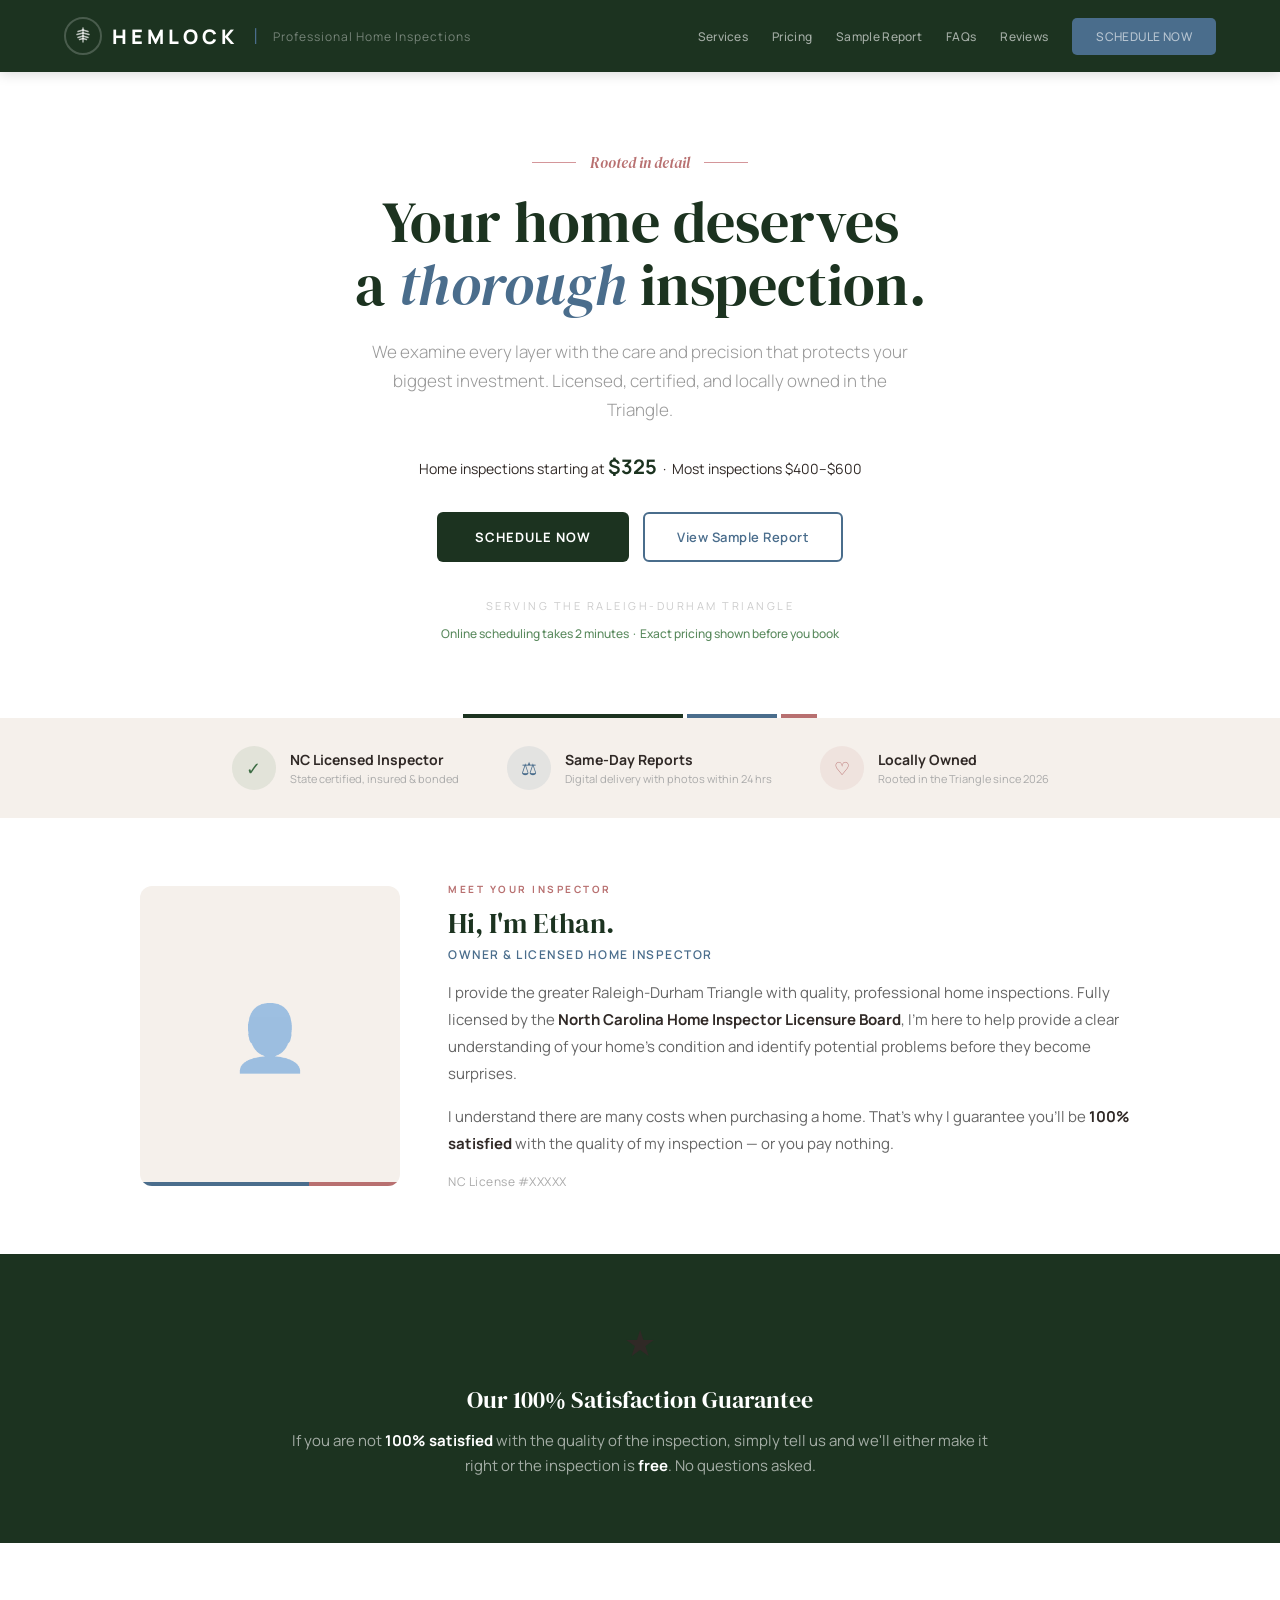
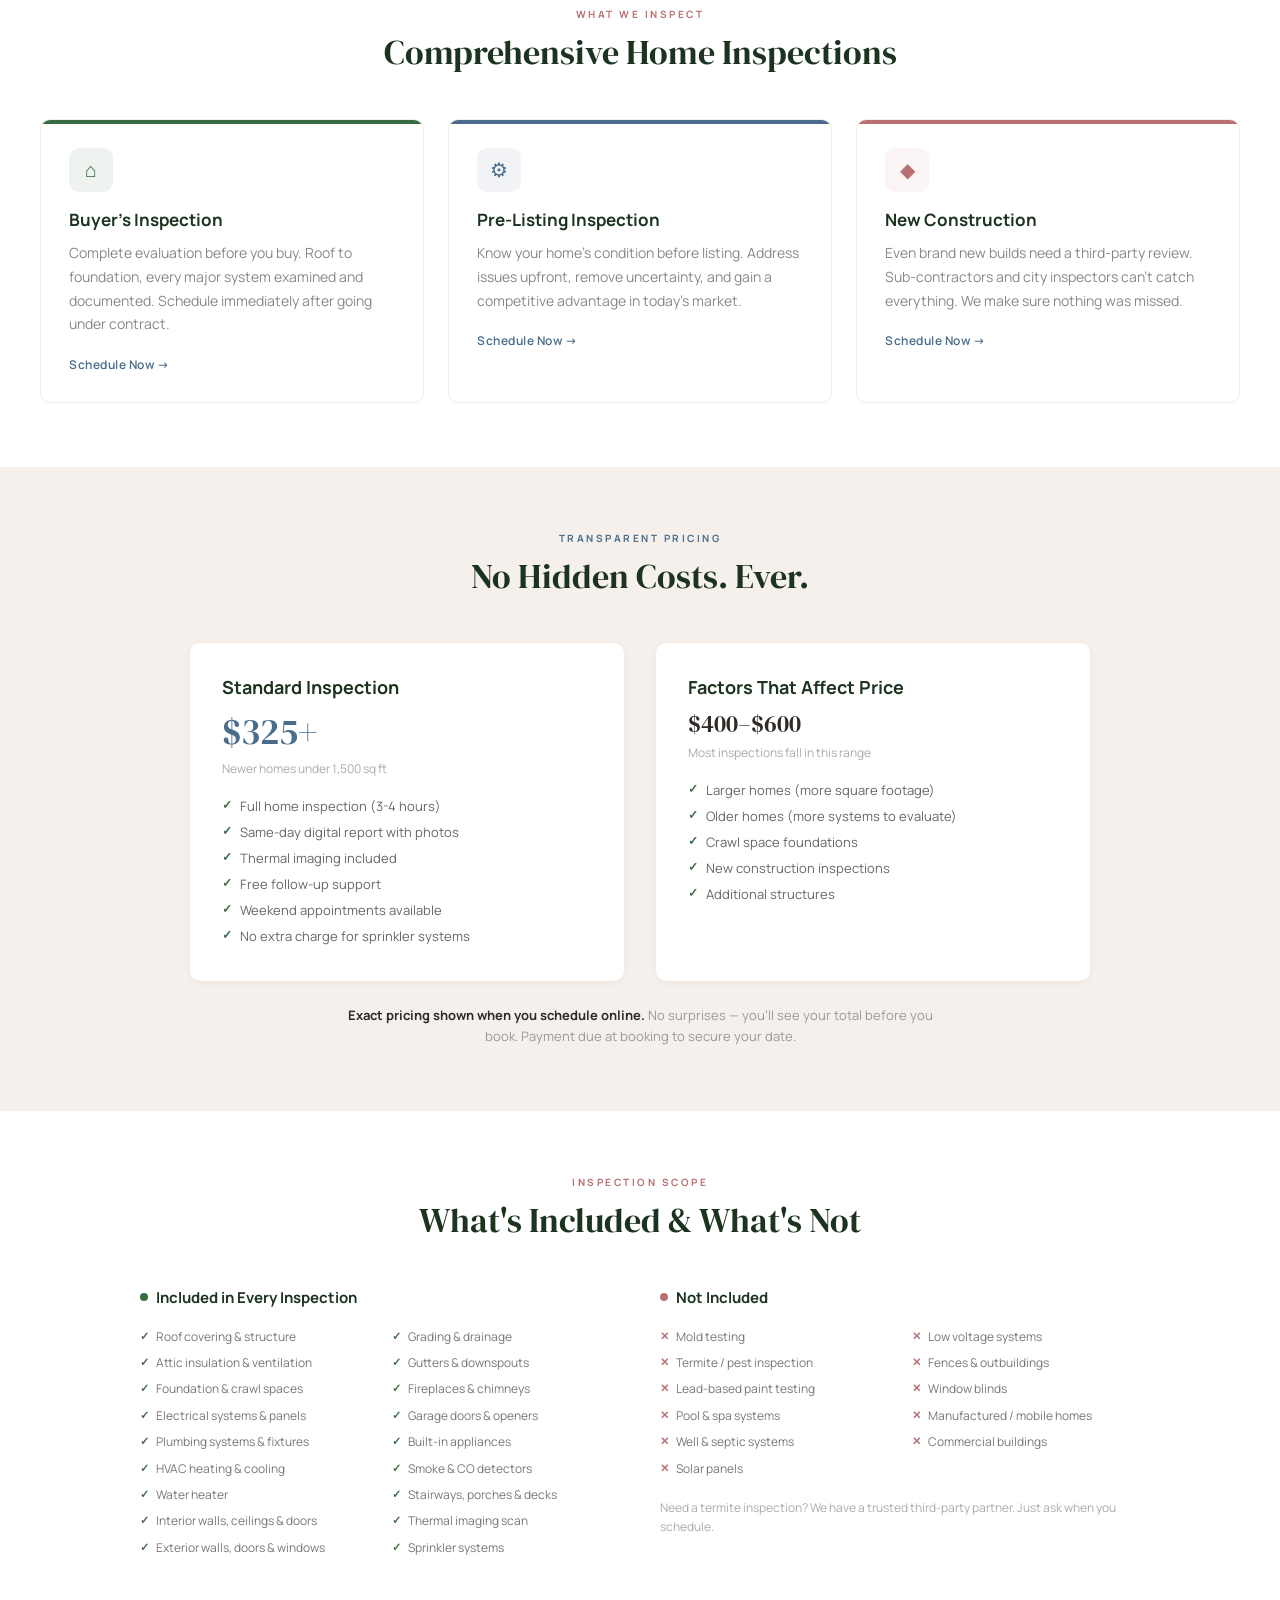
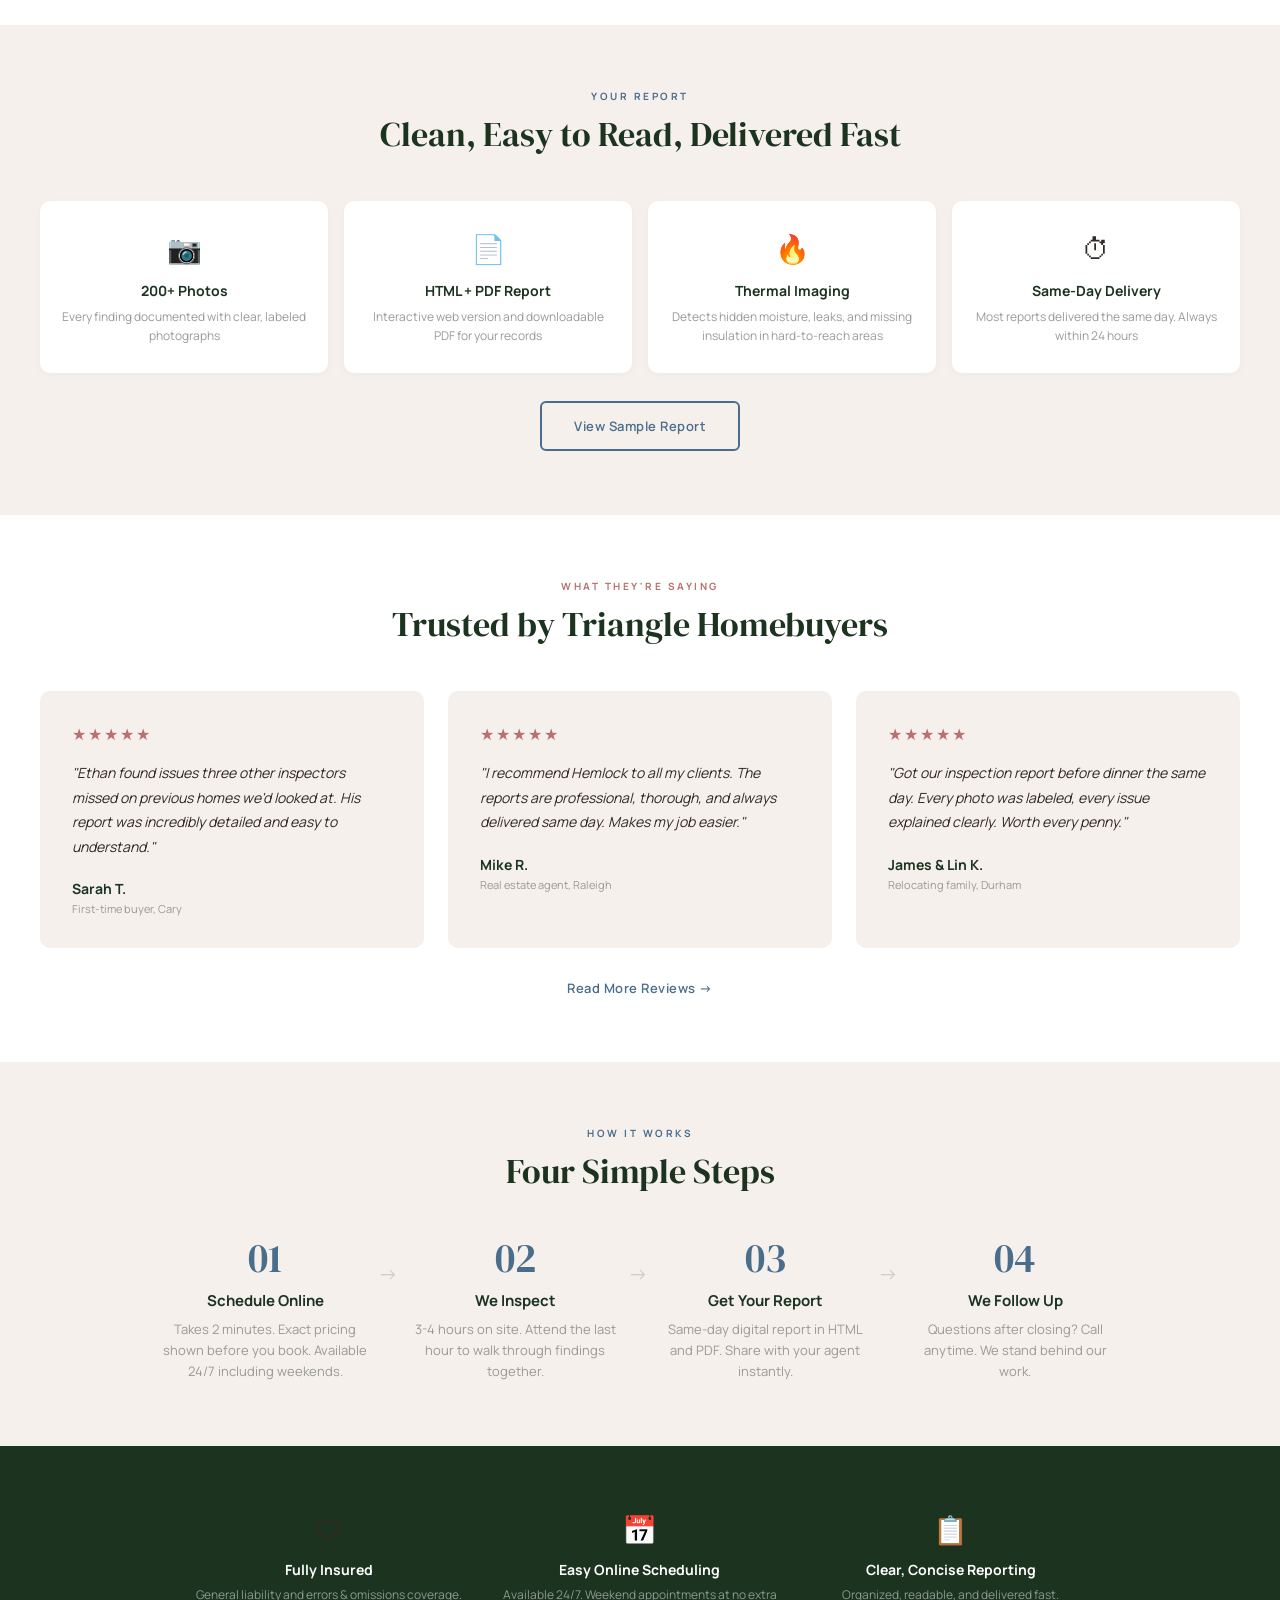
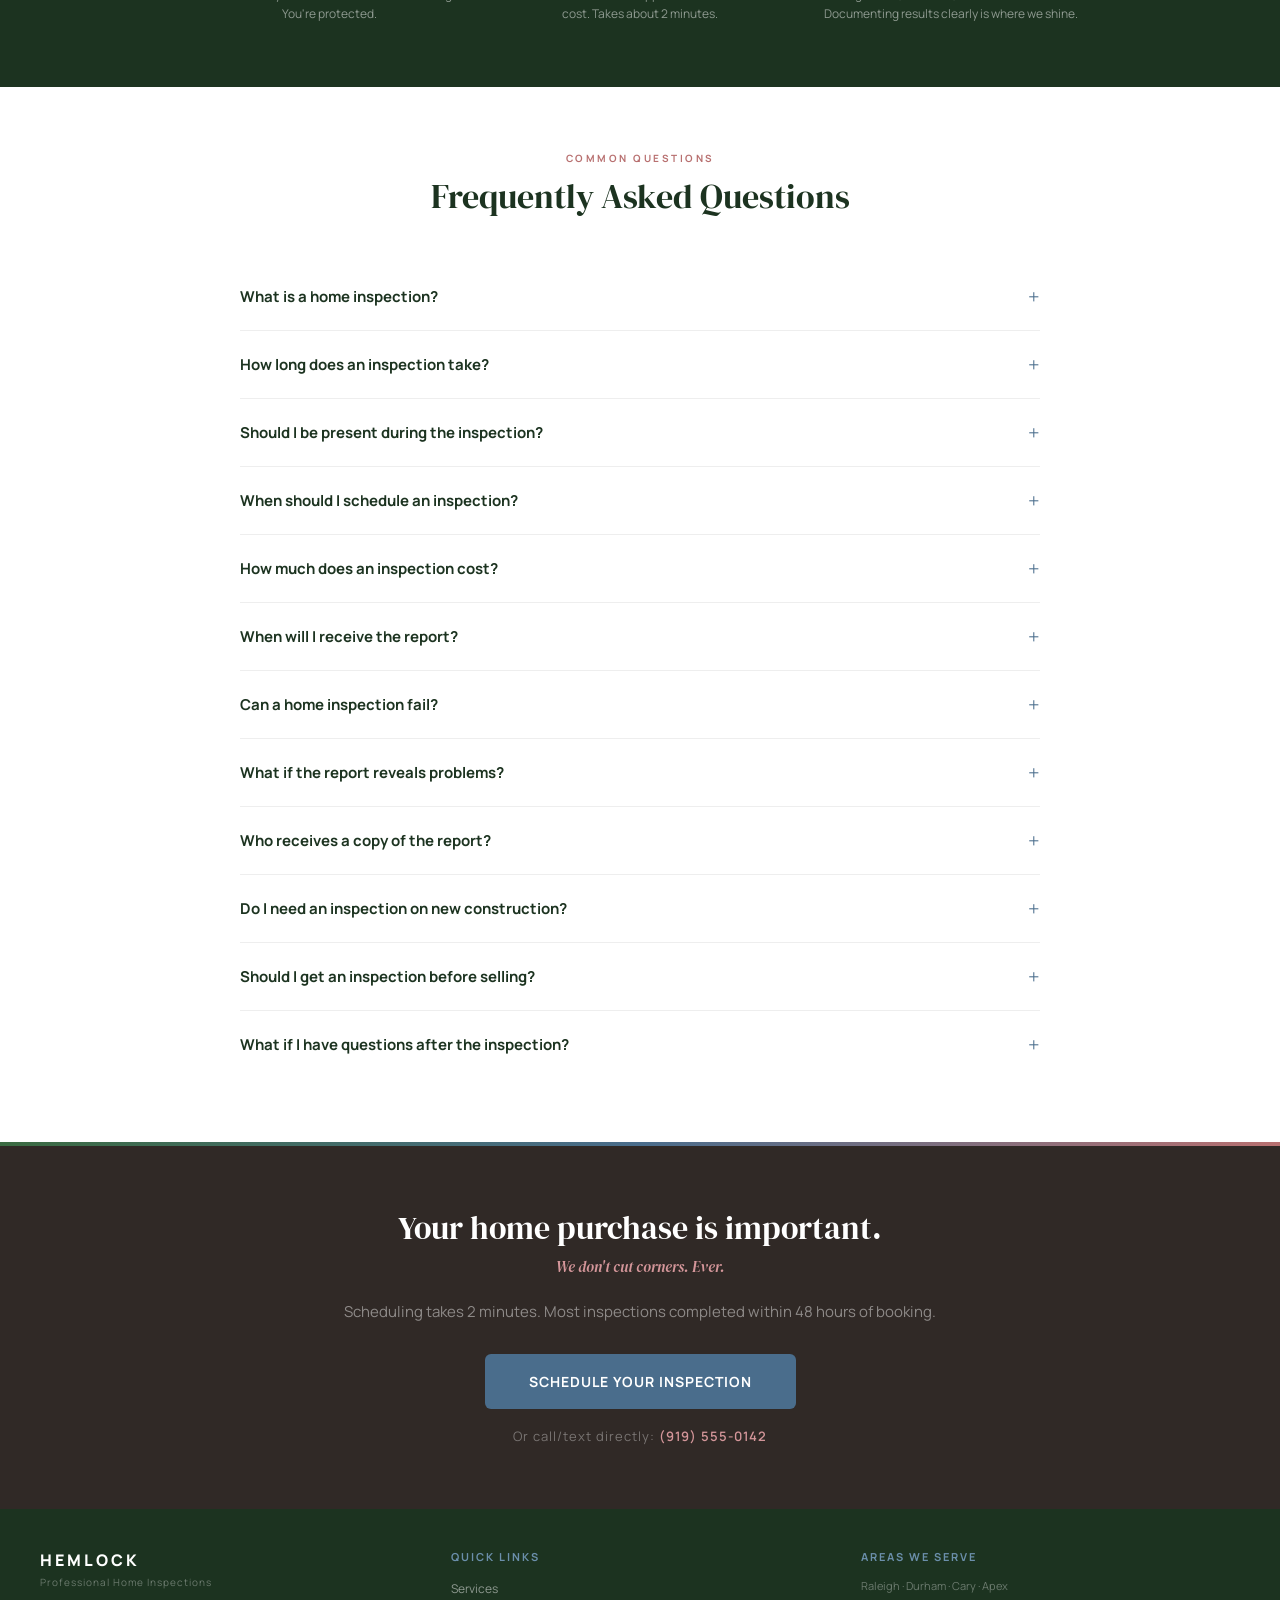
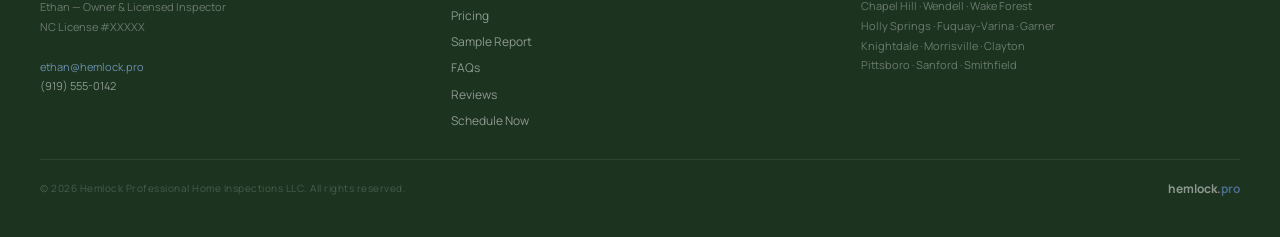
<file: index.html>
<!doctype html>

<html lang="en">
    <head>
        <meta charset="UTF-8" />
        <meta name="viewport" content="width=device-width, initial-scale=1.0" />
        <meta
            name="description"
            content="Hemlock Professional Home Inspections — Licensed NC home inspector serving the Raleigh-Durham Triangle. Starting at $325. Same-day reports. Book online in 2 minutes."
        />
        <title>
            Hemlock | Professional Home Inspections — Raleigh-Durham Triangle
        </title>
        <link rel="preconnect" href="https://fonts.googleapis.com" />
        <link rel="preconnect" href="https://fonts.gstatic.com" crossorigin />
        <link
            href="https://fonts.googleapis.com/css2?family=DM+Serif+Display:ital@0;1&family=Manrope:wght@300;400;500;600;700;800&display=swap"
            rel="stylesheet"
        />
        <link rel="stylesheet" href="styles.css" />
    </head>
    <body>
        <nav class="nav">
            <div class="nav-inner">
                <a href="#" class="nav-logo"
                    ><div class="nav-mark">
                        <svg viewBox="0 0 20 20" fill="none">
                            <g
                                stroke="rgba(255,255,255,0.7)"
                                stroke-width="1.4"
                                stroke-linecap="round"
                            >
                                <line x1="10" y1="2" x2="10" y2="16" />
                                <line x1="5" y1="5.5" x2="10" y2="4" />
                                <line x1="15" y1="5.5" x2="10" y2="4" />
                                <line x1="4" y1="8.5" x2="10" y2="7" />
                                <line x1="16" y1="8.5" x2="10" y2="7" />
                                <line x1="5" y1="11.5" x2="10" y2="10" />
                                <line x1="15" y1="11.5" x2="10" y2="10" />
                                <line x1="6.5" y1="13.5" x2="10" y2="12.5" />
                                <line x1="13.5" y1="13.5" x2="10" y2="12.5" />
                            </g>
                        </svg>
                    </div>
                    <span class="nav-brand">HEMLOCK</span
                    ><span class="nav-pipe">|</span
                    ><span class="nav-desc"
                        >Professional Home Inspections</span
                    ></a
                >
                <div class="nav-links" id="navLinks">
                    <a href="#services">Services</a
                    ><a href="#pricing">Pricing</a
                    ><a href="#sample-report">Sample Report</a
                    ><a href="#faq">FAQs</a><a href="#reviews">Reviews</a
                    ><a href="#book" class="nav-cta">Schedule Now</a>
                </div>
                <button
                    class="nav-toggle"
                    id="navToggle"
                    aria-label="Toggle menu"
                >
                    <span></span><span></span><span></span>
                </button>
            </div>
        </nav>

        <section class="hero" id="home">
            <div class="hero-tag">Rooted in detail</div>
            <h1 class="hero-h1">
                Your home deserves<br />a <em>thorough</em> inspection.
            </h1>
            <p class="hero-p">
                We examine every layer with the care and precision that protects
                your biggest investment. Licensed, certified, and locally owned
                in the Triangle.
            </p>
            <div class="hero-price">
                Home inspections starting at <strong>$325</strong> &nbsp;·&nbsp;
                Most inspections $400–$600
            </div>
            <div class="hero-btns">
                <a href="#book" class="btn-primary">Schedule Now</a
                ><a href="#sample-report" class="btn-secondary"
                    >View Sample Report</a
                >
            </div>
            <div class="hero-location">Serving the Raleigh-Durham Triangle</div>
            <div class="hero-note">
                Online scheduling takes 2 minutes &nbsp;·&nbsp; Exact pricing
                shown before you book
            </div>
        </section>

        <div class="tri-div">
            <div class="td td-g"></div>
            <div class="td td-s"></div>
            <div class="td td-c"></div>
        </div>

        <div class="trust-bar">
            <div class="trust-inner">
                <div class="trust-item">
                    <div class="trust-icon ti-g">&#10003;</div>
                    <div>
                        <div class="trust-text">NC Licensed Inspector</div>
                        <div class="trust-sub">
                            State certified, insured &amp; bonded
                        </div>
                    </div>
                </div>
                <div class="trust-item">
                    <div class="trust-icon ti-s">&#9878;</div>
                    <div>
                        <div class="trust-text">Same-Day Reports</div>
                        <div class="trust-sub">
                            Digital delivery with photos within 24 hrs
                        </div>
                    </div>
                </div>
                <div class="trust-item">
                    <div class="trust-icon ti-c">&#9825;</div>
                    <div>
                        <div class="trust-text">Locally Owned</div>
                        <div class="trust-sub">
                            Rooted in the Triangle since 2026
                        </div>
                    </div>
                </div>
            </div>
        </div>

        <section class="section about" id="about">
            <div class="section-inner">
                <div class="about-grid">
                    <div class="about-photo">
                        <div class="about-photo-placeholder">&#128100;</div>
                    </div>
                    <div>
                        <div class="section-label label-cone">
                            Meet Your Inspector
                        </div>
                        <div class="about-name">Hi, I'm Ethan.</div>
                        <div class="about-title">
                            Owner &amp; Licensed Home Inspector
                        </div>
                        <p class="about-text">
                            I provide the greater Raleigh-Durham Triangle with
                            quality, professional home inspections. Fully
                            licensed by the
                            <strong
                                >North Carolina Home Inspector Licensure
                                Board</strong
                            >, I'm here to help provide a clear understanding of
                            your home's condition and identify potential
                            problems before they become surprises.
                        </p>
                        <p class="about-text">
                            I understand there are many costs when purchasing a
                            home. That's why I guarantee you'll be
                            <strong>100% satisfied</strong> with the quality of
                            my inspection — or you pay nothing.
                        </p>
                        <div class="about-license">NC License #XXXXX</div>
                    </div>
                </div>
            </div>
        </section>

        <section class="section guarantee">
            <div class="guarantee-inner">
                <div class="guarantee-icon">&#9733;</div>
                <h2 class="guarantee-h2">Our 100% Satisfaction Guarantee</h2>
                <p class="guarantee-text">
                    If you are not <strong>100% satisfied</strong> with the
                    quality of the inspection, simply tell us and we'll either
                    make it right or the inspection is <strong>free</strong>. No
                    questions asked.
                </p>
            </div>
        </section>

        <section class="section services" id="services">
            <div class="section-inner">
                <div class="section-header">
                    <div class="section-label label-cone">What We Inspect</div>
                    <h2 class="section-h2">Comprehensive Home Inspections</h2>
                </div>
                <div class="services-grid">
                    <div class="service-card sc1">
                        <div class="sc-icon sci-g">&#8962;</div>
                        <div class="sc-title">Buyer's Inspection</div>
                        <div class="sc-text">
                            Complete evaluation before you buy. Roof to
                            foundation, every major system examined and
                            documented. Schedule immediately after going under
                            contract.
                        </div>
                        <a href="#book" class="sc-link">Schedule Now &rarr;</a>
                    </div>
                    <div class="service-card sc2">
                        <div class="sc-icon sci-s">&#9881;</div>
                        <div class="sc-title">Pre-Listing Inspection</div>
                        <div class="sc-text">
                            Know your home's condition before listing. Address
                            issues upfront, remove uncertainty, and gain a
                            competitive advantage in today's market.
                        </div>
                        <a href="#book" class="sc-link">Schedule Now &rarr;</a>
                    </div>
                    <div class="service-card sc3">
                        <div class="sc-icon sci-c">&#9670;</div>
                        <div class="sc-title">New Construction</div>
                        <div class="sc-text">
                            Even brand new builds need a third-party review.
                            Sub-contractors and city inspectors can't catch
                            everything. We make sure nothing was missed.
                        </div>
                        <a href="#book" class="sc-link">Schedule Now &rarr;</a>
                    </div>
                </div>
            </div>
        </section>

        <section class="section pricing" id="pricing">
            <div class="section-inner">
                <div class="section-header">
                    <div class="section-label label-steel">
                        Transparent Pricing
                    </div>
                    <h2 class="section-h2">No Hidden Costs. Ever.</h2>
                </div>
                <div class="pricing-grid">
                    <div class="pricing-card">
                        <div class="pc-title">Standard Inspection</div>
                        <div class="pc-price">$325+</div>
                        <div class="pc-note">Newer homes under 1,500 sq ft</div>
                        <ul class="pc-list">
                            <li>Full home inspection (3-4 hours)</li>
                            <li>Same-day digital report with photos</li>
                            <li>Thermal imaging included</li>
                            <li>Free follow-up support</li>
                            <li>Weekend appointments available</li>
                            <li>No extra charge for sprinkler systems</li>
                        </ul>
                    </div>
                    <div class="pricing-card">
                        <div class="pc-title">Factors That Affect Price</div>
                        <div
                            class="pc-price"
                            style="font-size: 24px; color: var(--bark-night)"
                        >
                            $400–$600
                        </div>
                        <div class="pc-note">
                            Most inspections fall in this range
                        </div>
                        <ul class="pc-list">
                            <li>Larger homes (more square footage)</li>
                            <li>Older homes (more systems to evaluate)</li>
                            <li>Crawl space foundations</li>
                            <li>New construction inspections</li>
                            <li>Additional structures</li>
                        </ul>
                    </div>
                </div>
                <div class="pricing-note">
                    <strong
                        >Exact pricing shown when you schedule online.</strong
                    >
                    No surprises — you'll see your total before you book.
                    Payment due at booking to secure your date.
                </div>
            </div>
        </section>

        <section class="section checklist" id="checklist">
            <div class="section-inner">
                <div class="section-header">
                    <div class="section-label label-cone">Inspection Scope</div>
                    <h2 class="section-h2">What's Included &amp; What's Not</h2>
                </div>
                <div class="checklist-grid">
                    <div class="checklist-col">
                        <h3>
                            <span
                                class="dot"
                                style="background: var(--needle-green)"
                            ></span>
                            Included in Every Inspection
                        </h3>
                        <ul class="inc-list">
                            <li>Roof covering &amp; structure</li>
                            <li>Attic insulation &amp; ventilation</li>
                            <li>Foundation &amp; crawl spaces</li>
                            <li>Electrical systems &amp; panels</li>
                            <li>Plumbing systems &amp; fixtures</li>
                            <li>HVAC heating &amp; cooling</li>
                            <li>Water heater</li>
                            <li>Interior walls, ceilings &amp; doors</li>
                            <li>Exterior walls, doors &amp; windows</li>
                            <li>Grading &amp; drainage</li>
                            <li>Gutters &amp; downspouts</li>
                            <li>Fireplaces &amp; chimneys</li>
                            <li>Garage doors &amp; openers</li>
                            <li>Built-in appliances</li>
                            <li>Smoke &amp; CO detectors</li>
                            <li>Stairways, porches &amp; decks</li>
                            <li>Thermal imaging scan</li>
                            <li>Sprinkler systems</li>
                        </ul>
                    </div>
                    <div class="checklist-col">
                        <h3>
                            <span
                                class="dot"
                                style="background: var(--cone)"
                            ></span>
                            Not Included
                        </h3>
                        <ul class="exc-list">
                            <li>Mold testing</li>
                            <li>Termite / pest inspection</li>
                            <li>Lead-based paint testing</li>
                            <li>Pool &amp; spa systems</li>
                            <li>Well &amp; septic systems</li>
                            <li>Solar panels</li>
                            <li>Low voltage systems</li>
                            <li>Fences &amp; outbuildings</li>
                            <li>Window blinds</li>
                            <li>Manufactured / mobile homes</li>
                            <li>Commercial buildings</li>
                        </ul>
                        <p class="exc-note">
                            Need a termite inspection? We have a trusted
                            third-party partner. Just ask when you schedule.
                        </p>
                    </div>
                </div>
            </div>
        </section>

        <section class="section report" id="sample-report">
            <div class="section-inner">
                <div class="section-header">
                    <div class="section-label label-steel">Your Report</div>
                    <h2 class="section-h2">
                        Clean, Easy to Read, Delivered Fast
                    </h2>
                </div>
                <div class="report-grid">
                    <div class="report-item">
                        <div class="ri-icon">&#128247;</div>
                        <div class="ri-title">200+ Photos</div>
                        <div class="ri-text">
                            Every finding documented with clear, labeled
                            photographs
                        </div>
                    </div>
                    <div class="report-item">
                        <div class="ri-icon">&#128196;</div>
                        <div class="ri-title">HTML + PDF Report</div>
                        <div class="ri-text">
                            Interactive web version and downloadable PDF for
                            your records
                        </div>
                    </div>
                    <div class="report-item">
                        <div class="ri-icon">&#128293;</div>
                        <div class="ri-title">Thermal Imaging</div>
                        <div class="ri-text">
                            Detects hidden moisture, leaks, and missing
                            insulation in hard-to-reach areas
                        </div>
                    </div>
                    <div class="report-item">
                        <div class="ri-icon">&#9201;</div>
                        <div class="ri-title">Same-Day Delivery</div>
                        <div class="ri-text">
                            Most reports delivered the same day. Always within
                            24 hours
                        </div>
                    </div>
                </div>
                <div class="report-cta">
                    <a href="#" class="btn-secondary">View Sample Report</a>
                </div>
            </div>
        </section>

        <section class="section testimonials" id="reviews">
            <div class="section-inner">
                <div class="section-header">
                    <div class="section-label label-cone">
                        What They're Saying
                    </div>
                    <h2 class="section-h2">Trusted by Triangle Homebuyers</h2>
                </div>
                <div class="test-grid">
                    <div class="test-card">
                        <div class="test-stars">
                            &#9733;&#9733;&#9733;&#9733;&#9733;
                        </div>
                        <div class="test-quote">
                            "Ethan found issues three other inspectors missed on
                            previous homes we'd looked at. His report was
                            incredibly detailed and easy to understand."
                        </div>
                        <div class="test-author">Sarah T.</div>
                        <div class="test-detail">First-time buyer, Cary</div>
                    </div>
                    <div class="test-card">
                        <div class="test-stars">
                            &#9733;&#9733;&#9733;&#9733;&#9733;
                        </div>
                        <div class="test-quote">
                            "I recommend Hemlock to all my clients. The reports
                            are professional, thorough, and always delivered
                            same day. Makes my job easier."
                        </div>
                        <div class="test-author">Mike R.</div>
                        <div class="test-detail">
                            Real estate agent, Raleigh
                        </div>
                    </div>
                    <div class="test-card">
                        <div class="test-stars">
                            &#9733;&#9733;&#9733;&#9733;&#9733;
                        </div>
                        <div class="test-quote">
                            "Got our inspection report before dinner the same
                            day. Every photo was labeled, every issue explained
                            clearly. Worth every penny."
                        </div>
                        <div class="test-author">James &amp; Lin K.</div>
                        <div class="test-detail">Relocating family, Durham</div>
                    </div>
                </div>
                <div class="test-more">
                    <a href="#">Read More Reviews &rarr;</a>
                </div>
            </div>
        </section>

        <section class="section process">
            <div class="section-inner">
                <div class="section-header">
                    <div class="section-label label-steel">How It Works</div>
                    <h2 class="section-h2">Four Simple Steps</h2>
                </div>
                <div class="process-steps">
                    <div class="process-step">
                        <div class="ps-num">01</div>
                        <div class="ps-title">Schedule Online</div>
                        <div class="ps-text">
                            Takes 2 minutes. Exact pricing shown before you
                            book. Available 24/7 including weekends.
                        </div>
                        <span class="ps-arrow">&rarr;</span>
                    </div>
                    <div class="process-step">
                        <div class="ps-num">02</div>
                        <div class="ps-title">We Inspect</div>
                        <div class="ps-text">
                            3-4 hours on site. Attend the last hour to walk
                            through findings together.
                        </div>
                        <span class="ps-arrow">&rarr;</span>
                    </div>
                    <div class="process-step">
                        <div class="ps-num">03</div>
                        <div class="ps-title">Get Your Report</div>
                        <div class="ps-text">
                            Same-day digital report in HTML and PDF. Share with
                            your agent instantly.
                        </div>
                        <span class="ps-arrow">&rarr;</span>
                    </div>
                    <div class="process-step">
                        <div class="ps-num">04</div>
                        <div class="ps-title">We Follow Up</div>
                        <div class="ps-text">
                            Questions after closing? Call anytime. We stand
                            behind our work.
                        </div>
                    </div>
                </div>
            </div>
        </section>

        <section class="section credentials">
            <div class="section-inner">
                <div class="cred-grid">
                    <div class="cred-item">
                        <div class="cred-icon">&#128737;</div>
                        <div class="cred-title">Fully Insured</div>
                        <div class="cred-text">
                            General liability and errors &amp; omissions
                            coverage. You're protected.
                        </div>
                    </div>
                    <div class="cred-item">
                        <div class="cred-icon">&#128197;</div>
                        <div class="cred-title">Easy Online Scheduling</div>
                        <div class="cred-text">
                            Available 24/7. Weekend appointments at no extra
                            cost. Takes about 2 minutes.
                        </div>
                    </div>
                    <div class="cred-item">
                        <div class="cred-icon">&#128203;</div>
                        <div class="cred-title">Clear, Concise Reporting</div>
                        <div class="cred-text">
                            Organized, readable, and delivered fast. Documenting
                            results clearly is where we shine.
                        </div>
                    </div>
                </div>
            </div>
        </section>

        <section class="section faq" id="faq">
            <div class="section-inner">
                <div class="section-header">
                    <div class="section-label label-cone">Common Questions</div>
                    <h2 class="section-h2">Frequently Asked Questions</h2>
                </div>
                <div class="faq-list">
                    <div class="faq-item">
                        <div class="faq-q">What is a home inspection?</div>
                        <div class="faq-a">
                            A home inspection is a visual survey and performance
                            evaluation of a home's systems and components. It
                            provides information about the general condition at
                            the time of inspection — not a comprehensive
                            investigation behind walls or under floors, but a
                            thorough evaluation of everything that can be seen
                            and accessed.
                        </div>
                    </div>
                    <div class="faq-item">
                        <div class="faq-q">
                            How long does an inspection take?
                        </div>
                        <div class="faq-a">
                            A thorough home inspection typically lasts 3-4 hours
                            depending on the home's size and age. A quality
                            inspection should never be rushed — thoroughness is
                            the whole point.
                        </div>
                    </div>
                    <div class="faq-item">
                        <div class="faq-q">
                            Should I be present during the inspection?
                        </div>
                        <div class="faq-a">
                            Inspections can be lengthy, so many buyers attend
                            toward the end to get a summary of findings. It's
                            always best to be there if possible so we can review
                            findings with you in person. You're not required to
                            attend.
                        </div>
                    </div>
                    <div class="faq-item">
                        <div class="faq-q">
                            When should I schedule an inspection?
                        </div>
                        <div class="faq-a">
                            We recommend scheduling immediately after going
                            under contract due to time constraints during your
                            due diligence period. This allows time for repair
                            estimates if needed. We offer 24/7 online scheduling
                            and weekend appointments at no extra cost.
                        </div>
                    </div>
                    <div class="faq-item">
                        <div class="faq-q">
                            How much does an inspection cost?
                        </div>
                        <div class="faq-a">
                            Inspections start at $325 for newer homes under
                            1,500 sq ft. Most fall between $400-$600 depending
                            on size, age, and foundation type. We are completely
                            transparent — when you schedule online, you'll see
                            your exact total before booking. No hidden costs,
                            ever.
                        </div>
                    </div>
                    <div class="faq-item">
                        <div class="faq-q">When will I receive the report?</div>
                        <div class="faq-a">
                            In most cases, the same day. Always within 24 hours.
                            You'll receive both an interactive HTML version and
                            a downloadable PDF.
                        </div>
                    </div>
                    <div class="faq-item">
                        <div class="faq-q">Can a home inspection fail?</div>
                        <div class="faq-a">
                            No. Unlike municipal code inspections, we don't pass
                            or fail homes. We provide the best information to
                            help you make informed decisions. Most findings are
                            maintenance items — but we do identify major defects
                            and safety hazards when present.
                        </div>
                    </div>
                    <div class="faq-item">
                        <div class="faq-q">
                            What if the report reveals problems?
                        </div>
                        <div class="faq-a">
                            No house is perfect. Most findings are maintenance
                            items and minor imperfections. When major defects
                            are found, every situation is different — it's up to
                            you and your agent to decide how to proceed.
                        </div>
                    </div>
                    <div class="faq-item">
                        <div class="faq-q">
                            Who receives a copy of the report?
                        </div>
                        <div class="faq-a">
                            The report is YOUR report. We won't share it without
                            your consent. When you schedule, we'll ask if you'd
                            like us to send a copy to your agent or other
                            parties.
                        </div>
                    </div>
                    <div class="faq-item">
                        <div class="faq-q">
                            Do I need an inspection on new construction?
                        </div>
                        <div class="faq-a">
                            Absolutely. Most builders provide quality work, but
                            sub-contractors and city inspectors can't catch
                            everything. A third-party inspection ensures nothing
                            was missed before you close.
                        </div>
                    </div>
                    <div class="faq-item">
                        <div class="faq-q">
                            Should I get an inspection before selling?
                        </div>
                        <div class="faq-a">
                            A pre-listing inspection gives you a clear picture
                            of your home's condition before buyers discover
                            issues. Address problems upfront, remove
                            uncertainty, and gain a competitive advantage.
                        </div>
                    </div>
                    <div class="faq-item">
                        <div class="faq-q">
                            What if I have questions after the inspection?
                        </div>
                        <div class="faq-a">
                            Contact us anytime. We're happy to answer questions
                            about your report — whether it's the day after or
                            months later. We stand behind our work.
                        </div>
                    </div>
                </div>
            </div>
        </section>

        <section class="cta-band" id="book">
            <h2 class="cta-band-h2">Your home purchase is important.</h2>
            <div class="cta-band-tagline">We don't cut corners. Ever.</div>
            <p class="cta-band-p">
                Scheduling takes 2 minutes. Most inspections completed within 48
                hours of booking.
            </p>
            <a href="mailto:ethan@hemlock.pro" class="btn-steel"
                >Schedule Your Inspection</a
            >
            <div class="cta-band-phone">
                Or call/text directly:
                <a href="tel:+19195550142">(919) 555-0142</a>
            </div>
        </section>

        <footer class="footer">
            <div class="footer-inner">
                <div>
                    <div class="footer-brand-text">HEMLOCK</div>
                    <div class="footer-sub">Professional Home Inspections</div>
                    <div class="footer-contact">
                        Ethan — Owner &amp; Licensed Inspector<br />NC License
                        #XXXXX<br /><br /><a
                            href="mailto:ethan@hemlock.pro"
                            style="color: var(--steel-light)"
                            >ethan@hemlock.pro</a
                        ><br /><a
                            href="tel:+19195550142"
                            style="color: rgba(255, 255, 255, 0.5)"
                            >(919) 555-0142</a
                        >
                    </div>
                </div>
                <div class="footer-col">
                    <h4>Quick Links</h4>
                    <a href="#services">Services</a
                    ><a href="#pricing">Pricing</a
                    ><a href="#sample-report">Sample Report</a
                    ><a href="#faq">FAQs</a><a href="#reviews">Reviews</a
                    ><a href="#book">Schedule Now</a>
                </div>
                <div class="footer-col">
                    <h4>Areas We Serve</h4>
                    <div class="footer-areas">
                        Raleigh · Durham · Cary · Apex<br />Chapel Hill ·
                        Wendell · Wake Forest<br />Holly Springs · Fuquay-Varina
                        · Garner<br />Knightdale · Morrisville · Clayton<br />Pittsboro
                        · Sanford · Smithfield
                    </div>
                </div>
            </div>
            <div class="footer-bottom">
                <div class="footer-copy">
                    &copy; 2026 Hemlock Professional Home Inspections LLC. All
                    rights reserved.
                </div>
                <div class="footer-domain">
                    <span class="base">hemlock</span><span class="dot">.</span
                    ><span class="pro">pro</span>
                </div>
            </div>
        </footer>

        <script>
            const toggle = document.getElementById("navToggle"),
                links = document.getElementById("navLinks");
            toggle.addEventListener("click", () => {
                toggle.classList.toggle("active");
                links.classList.toggle("open");
            });
            links.querySelectorAll("a").forEach((a) =>
                a.addEventListener("click", () => {
                    toggle.classList.remove("active");
                    links.classList.remove("open");
                }),
            );
            document.querySelectorAll(".faq-item").forEach((item) => {
                item.querySelector(".faq-q").addEventListener("click", () => {
                    const wasOpen = item.classList.contains("open");
                    document
                        .querySelectorAll(".faq-item")
                        .forEach((i) => i.classList.remove("open"));
                    if (!wasOpen) item.classList.add("open");
                });
            });
        </script>
    </body>
</html>
</file>
<file: styles.css>
:root {
    --deep-hemlock: #1c3320;
    --needle-green: #3b6b42;
    --sage-bough: #5a8a5e;
    --steel: #4a6d8c;
    --steel-light: #6b8fab;
    --cone: #b87070;
    --cone-light: #d4969a;
    --twig-brown: #6b4a3a;
    --bark-night: #302926;
    --warm-linen: #f5f0eb;
    --white: #ffffff;
}
*,
*::before,
*::after {
    margin: 0;
    padding: 0;
    box-sizing: border-box;
}
html {
    scroll-behavior: smooth;
}
body {
    font-family: "Manrope", sans-serif;
    color: var(--bark-night);
    background: var(--white);
    -webkit-font-smoothing: antialiased;
}
a {
    text-decoration: none;
    color: inherit;
}
.nav {
    background: var(--deep-hemlock);
    position: sticky;
    top: 0;
    z-index: 100;
    box-shadow: 0 2px 12px rgba(0, 0, 0, 0.15);
}
.nav-inner {
    max-width: 1200px;
    margin: 0 auto;
    padding: 0 24px;
    display: flex;
    align-items: center;
    justify-content: space-between;
    height: 72px;
}
.nav-logo {
    display: flex;
    align-items: center;
    gap: 10px;
}
.nav-mark {
    width: 38px;
    height: 38px;
    border: 2px solid rgba(255, 255, 255, 0.2);
    border-radius: 50%;
    display: flex;
    align-items: center;
    justify-content: center;
    flex-shrink: 0;
}
.nav-mark svg {
    width: 20px;
    height: 20px;
}
.nav-brand {
    font-weight: 800;
    font-size: 20px;
    letter-spacing: 4px;
    color: white;
}
.nav-pipe {
    color: var(--steel);
    font-weight: 300;
    font-size: 22px;
    margin: 0 5px;
}
.nav-desc {
    font-size: 12px;
    color: rgba(255, 255, 255, 0.4);
    letter-spacing: 1px;
}
.nav-links {
    display: flex;
    gap: 24px;
    align-items: center;
}
.nav-links a {
    font-size: 12px;
    font-weight: 500;
    color: rgba(255, 255, 255, 0.6);
    letter-spacing: 0.3px;
    transition: color 0.2s;
}
.nav-links a:hover {
    color: white;
}
.nav-cta {
    background: var(--steel);
    color: white;
    padding: 10px 24px;
    border-radius: 5px;
    font-size: 11px;
    font-weight: 700;
    letter-spacing: 0.8px;
    text-transform: uppercase;
    transition: background 0.2s;
    border: none;
    cursor: pointer;
}
.nav-cta:hover {
    background: var(--steel-light);
}
.nav-toggle {
    display: none;
    background: none;
    border: none;
    cursor: pointer;
    width: 32px;
    height: 32px;
    position: relative;
}
.nav-toggle span {
    display: block;
    width: 22px;
    height: 2px;
    background: white;
    position: absolute;
    left: 5px;
    transition: all 0.3s;
}
.nav-toggle span:nth-child(1) {
    top: 9px;
}
.nav-toggle span:nth-child(2) {
    top: 15px;
}
.nav-toggle span:nth-child(3) {
    top: 21px;
}
.nav-toggle.active span:nth-child(1) {
    top: 15px;
    transform: rotate(45deg);
}
.nav-toggle.active span:nth-child(2) {
    opacity: 0;
}
.nav-toggle.active span:nth-child(3) {
    top: 15px;
    transform: rotate(-45deg);
}
.hero {
    background: white;
    padding: 80px 24px 72px;
    text-align: center;
}
.hero-tag {
    font-family: "DM Serif Display", serif;
    font-style: italic;
    font-size: 15px;
    color: var(--cone);
    margin-bottom: 18px;
    display: flex;
    align-items: center;
    justify-content: center;
    gap: 14px;
}
.hero-tag::before,
.hero-tag::after {
    content: "";
    width: 44px;
    height: 1px;
    background: var(--cone-light);
}
.hero-h1 {
    font-family: "DM Serif Display", serif;
    font-size: clamp(36px, 5vw, 58px);
    color: var(--deep-hemlock);
    line-height: 1.08;
    margin-bottom: 22px;
    font-weight: 400;
}
.hero-h1 em {
    font-style: italic;
    color: var(--steel);
}
.hero-p {
    font-weight: 300;
    font-size: 17px;
    color: #999;
    line-height: 1.7;
    max-width: 540px;
    margin: 0 auto 28px;
}
.hero-price {
    font-size: 14px;
    color: var(--bark-night);
    margin-bottom: 32px;
}
.hero-price strong {
    font-size: 20px;
    color: var(--deep-hemlock);
}
.hero-btns {
    display: flex;
    justify-content: center;
    gap: 14px;
    flex-wrap: wrap;
}
.btn-primary {
    background: var(--deep-hemlock);
    color: white;
    padding: 16px 38px;
    border-radius: 6px;
    font-family: "Manrope", sans-serif;
    font-weight: 700;
    font-size: 13px;
    letter-spacing: 1px;
    text-transform: uppercase;
    border: none;
    cursor: pointer;
    transition: background 0.2s;
    display: inline-block;
}
.btn-primary:hover {
    background: var(--needle-green);
}
.btn-secondary {
    border: 2px solid var(--steel);
    color: var(--steel);
    padding: 14px 32px;
    border-radius: 6px;
    font-family: "Manrope", sans-serif;
    font-weight: 600;
    font-size: 13px;
    letter-spacing: 0.5px;
    background: transparent;
    cursor: pointer;
    transition: all 0.2s;
    display: inline-block;
}
.btn-secondary:hover {
    background: var(--steel);
    color: white;
}
.hero-location {
    margin-top: 36px;
    font-size: 11px;
    letter-spacing: 2.5px;
    text-transform: uppercase;
    color: #ccc;
}
.hero-note {
    margin-top: 12px;
    font-size: 12px;
    color: var(--sage-bough);
    font-weight: 500;
}
.tri-div {
    display: flex;
    justify-content: center;
    gap: 4px;
}
.td {
    height: 4px;
}
.td-g {
    width: 220px;
    background: var(--deep-hemlock);
}
.td-s {
    width: 90px;
    background: var(--steel);
}
.td-c {
    width: 36px;
    background: var(--cone);
}
.trust-bar {
    background: var(--warm-linen);
    padding: 28px 24px;
}
.trust-inner {
    max-width: 1200px;
    margin: 0 auto;
    display: flex;
    justify-content: center;
    gap: 48px;
    flex-wrap: wrap;
}
.trust-item {
    display: flex;
    align-items: center;
    gap: 14px;
}
.trust-icon {
    width: 44px;
    height: 44px;
    border-radius: 50%;
    display: flex;
    align-items: center;
    justify-content: center;
    font-size: 18px;
    flex-shrink: 0;
}
.ti-g {
    background: rgba(59, 107, 66, 0.1);
    color: var(--needle-green);
}
.ti-s {
    background: rgba(74, 109, 140, 0.1);
    color: var(--steel);
}
.ti-c {
    background: rgba(184, 112, 112, 0.1);
    color: var(--cone);
}
.trust-text {
    font-size: 14px;
    font-weight: 700;
    color: var(--bark-night);
}
.trust-sub {
    font-size: 11px;
    color: #aaa;
    margin-top: 2px;
}
.section {
    padding: 64px 24px;
}
.section-inner {
    max-width: 1200px;
    margin: 0 auto;
}
.section-header {
    text-align: center;
    margin-bottom: 44px;
}
.section-label {
    font-size: 10px;
    font-weight: 700;
    letter-spacing: 2.5px;
    text-transform: uppercase;
    margin-bottom: 8px;
}
.label-cone {
    color: var(--cone);
}
.label-steel {
    color: var(--steel);
}
.section-h2 {
    font-family: "DM Serif Display", serif;
    font-size: clamp(26px, 3vw, 34px);
    color: var(--deep-hemlock);
    font-weight: 400;
}
.about {
    background: white;
}
.about-grid {
    max-width: 1000px;
    margin: 0 auto;
    display: grid;
    grid-template-columns: 260px 1fr;
    gap: 48px;
    align-items: center;
}
.about-photo {
    width: 260px;
    height: 300px;
    border-radius: 12px;
    background: var(--warm-linen);
    display: flex;
    align-items: center;
    justify-content: center;
    position: relative;
    overflow: hidden;
}
.about-photo::before {
    content: "";
    position: absolute;
    bottom: 0;
    left: 0;
    right: 0;
    height: 4px;
    background: linear-gradient(
        90deg,
        var(--steel) 65%,
        var(--cone) 65%
    );
}
.about-photo-placeholder {
    font-size: 64px;
    color: var(--sage-bough);
    opacity: 0.4;
}
.about-name {
    font-family: "DM Serif Display", serif;
    font-size: 28px;
    color: var(--deep-hemlock);
    margin-bottom: 4px;
}
.about-title {
    font-size: 12px;
    color: var(--steel);
    font-weight: 600;
    letter-spacing: 1.5px;
    text-transform: uppercase;
    margin-bottom: 16px;
}
.about-text {
    font-size: 15px;
    color: #666;
    line-height: 1.8;
    margin-bottom: 16px;
}
.about-text strong {
    color: var(--bark-night);
}
.about-license {
    font-size: 12px;
    color: #aaa;
    letter-spacing: 0.5px;
    margin-top: 8px;
}
.guarantee {
    background: var(--deep-hemlock);
    text-align: center;
}
.guarantee-inner {
    max-width: 700px;
    margin: 0 auto;
}
.guarantee-icon {
    font-size: 36px;
    margin-bottom: 16px;
}
.guarantee-h2 {
    font-family: "DM Serif Display", serif;
    font-size: 24px;
    color: white;
    font-weight: 400;
    margin-bottom: 12px;
}
.guarantee-text {
    font-size: 15px;
    color: rgba(255, 255, 255, 0.6);
    line-height: 1.7;
}
.guarantee-text strong {
    color: white;
}
.services {
    background: white;
}
.services-grid {
    display: grid;
    grid-template-columns: repeat(3, 1fr);
    gap: 24px;
}
.service-card {
    border: 1px solid #eee;
    border-radius: 10px;
    padding: 28px;
    position: relative;
    overflow: hidden;
    transition: box-shadow 0.2s;
}
.service-card:hover {
    box-shadow: 0 8px 24px rgba(0, 0, 0, 0.06);
}
.service-card::before {
    content: "";
    position: absolute;
    top: 0;
    left: 0;
    right: 0;
    height: 4px;
}
.sc1::before {
    background: var(--needle-green);
}
.sc2::before {
    background: var(--steel);
}
.sc3::before {
    background: var(--cone);
}
.sc-icon {
    width: 44px;
    height: 44px;
    border-radius: 10px;
    display: flex;
    align-items: center;
    justify-content: center;
    font-size: 20px;
    margin-bottom: 16px;
}
.sci-g {
    background: rgba(59, 107, 66, 0.08);
    color: var(--needle-green);
}
.sci-s {
    background: rgba(74, 109, 140, 0.08);
    color: var(--steel);
}
.sci-c {
    background: rgba(184, 112, 112, 0.08);
    color: var(--cone);
}
.sc-title {
    font-weight: 700;
    font-size: 17px;
    color: var(--deep-hemlock);
    margin-bottom: 10px;
}
.sc-text {
    font-size: 14px;
    color: #888;
    line-height: 1.7;
    margin-bottom: 16px;
}
.sc-link {
    font-size: 12px;
    font-weight: 600;
    color: var(--steel);
    letter-spacing: 0.5px;
    transition: color 0.2s;
}
.sc-link:hover {
    color: var(--deep-hemlock);
}
.pricing {
    background: var(--warm-linen);
}
.pricing-grid {
    display: grid;
    grid-template-columns: 1fr 1fr;
    gap: 32px;
    max-width: 900px;
    margin: 0 auto;
}
.pricing-card {
    background: white;
    border-radius: 10px;
    padding: 32px;
    box-shadow: 0 2px 8px rgba(0, 0, 0, 0.04);
}
.pc-title {
    font-weight: 700;
    font-size: 18px;
    color: var(--deep-hemlock);
    margin-bottom: 8px;
}
.pc-price {
    font-family: "DM Serif Display", serif;
    font-size: 36px;
    color: var(--steel);
    margin-bottom: 4px;
}
.pc-note {
    font-size: 12px;
    color: #aaa;
    margin-bottom: 16px;
}
.pc-list {
    list-style: none;
    padding: 0;
}
.pc-list li {
    font-size: 13px;
    color: #666;
    line-height: 2;
    padding-left: 18px;
    position: relative;
}
.pc-list li::before {
    content: "✓";
    position: absolute;
    left: 0;
    color: var(--needle-green);
    font-weight: 700;
    font-size: 12px;
}
.pricing-note {
    text-align: center;
    margin-top: 24px;
    font-size: 13px;
    color: #999;
    line-height: 1.6;
    max-width: 600px;
    margin-left: auto;
    margin-right: auto;
}
.pricing-note strong {
    color: var(--bark-night);
}
.checklist {
    background: white;
}
.checklist-grid {
    display: grid;
    grid-template-columns: 1fr 1fr;
    gap: 40px;
    max-width: 1000px;
    margin: 0 auto;
}
.checklist-col h3 {
    font-weight: 700;
    font-size: 15px;
    color: var(--deep-hemlock);
    margin-bottom: 16px;
    display: flex;
    align-items: center;
    gap: 8px;
}
.checklist-col h3 .dot {
    width: 8px;
    height: 8px;
    border-radius: 50%;
    display: inline-block;
}
.checklist-col ul {
    list-style: none;
    padding: 0;
    columns: 2;
    column-gap: 24px;
}
.checklist-col ul li {
    font-size: 12px;
    color: #777;
    line-height: 2.2;
    padding-left: 16px;
    position: relative;
    break-inside: avoid;
}
.inc-list li::before {
    content: "✓";
    position: absolute;
    left: 0;
    color: var(--needle-green);
    font-weight: 700;
    font-size: 11px;
}
.exc-list li::before {
    content: "✕";
    position: absolute;
    left: 0;
    color: var(--cone);
    font-weight: 700;
    font-size: 11px;
}
.exc-note {
    font-size: 12px;
    color: #aaa;
    margin-top: 16px;
    line-height: 1.6;
}
.report {
    background: var(--warm-linen);
}
.report-grid {
    display: grid;
    grid-template-columns: repeat(4, 1fr);
    gap: 16px;
}
.report-item {
    background: white;
    padding: 28px 20px;
    border-radius: 10px;
    text-align: center;
    box-shadow: 0 2px 8px rgba(0, 0, 0, 0.03);
    transition: transform 0.2s;
}
.report-item:hover {
    transform: translateY(-4px);
}
.ri-icon {
    font-size: 28px;
    margin-bottom: 14px;
}
.ri-title {
    font-weight: 700;
    font-size: 14px;
    color: var(--deep-hemlock);
    margin-bottom: 8px;
}
.ri-text {
    font-size: 12px;
    color: #999;
    line-height: 1.55;
}
.report-cta {
    text-align: center;
    margin-top: 28px;
}
.testimonials {
    background: white;
}
.test-grid {
    display: grid;
    grid-template-columns: repeat(3, 1fr);
    gap: 24px;
}
.test-card {
    background: var(--warm-linen);
    padding: 32px;
    border-radius: 10px;
}
.test-stars {
    font-size: 16px;
    letter-spacing: 2px;
    color: var(--cone);
    margin-bottom: 16px;
}
.test-quote {
    font-size: 14px;
    color: var(--bark-night);
    line-height: 1.75;
    margin-bottom: 20px;
    font-style: italic;
}
.test-author {
    font-weight: 700;
    font-size: 14px;
    color: var(--deep-hemlock);
}
.test-detail {
    font-size: 11px;
    color: #999;
    margin-top: 3px;
}
.test-more {
    text-align: center;
    margin-top: 28px;
}
.test-more a {
    font-size: 13px;
    font-weight: 600;
    color: var(--steel);
    letter-spacing: 0.5px;
}
.test-more a:hover {
    color: var(--deep-hemlock);
}
.process {
    background: var(--warm-linen);
}
.process-steps {
    max-width: 1000px;
    margin: 0 auto;
    display: flex;
    gap: 0;
    justify-content: center;
}
.process-step {
    flex: 1;
    text-align: center;
    padding: 0 20px;
    position: relative;
}
.ps-num {
    font-family: "DM Serif Display", serif;
    font-size: 40px;
    color: var(--steel);
    margin-bottom: 12px;
    line-height: 1;
}
.ps-title {
    font-weight: 700;
    font-size: 15px;
    color: var(--deep-hemlock);
    margin-bottom: 8px;
}
.ps-text {
    font-size: 13px;
    color: #999;
    line-height: 1.6;
}
.ps-arrow {
    position: absolute;
    right: -8px;
    top: 22px;
    font-size: 20px;
    color: #ccc;
}
.credentials {
    background: var(--deep-hemlock);
}
.cred-grid {
    display: grid;
    grid-template-columns: repeat(3, 1fr);
    gap: 32px;
    max-width: 900px;
    margin: 0 auto;
    text-align: center;
}
.cred-icon {
    font-size: 28px;
    margin-bottom: 12px;
}
.cred-title {
    font-weight: 700;
    font-size: 14px;
    color: white;
    margin-bottom: 6px;
}
.cred-text {
    font-size: 12px;
    color: rgba(255, 255, 255, 0.5);
    line-height: 1.6;
}
.faq {
    background: white;
}
.faq-list {
    max-width: 800px;
    margin: 0 auto;
}
.faq-item {
    border-bottom: 1px solid #eee;
    padding: 20px 0;
    cursor: pointer;
}
.faq-item:last-child {
    border-bottom: none;
}
.faq-q {
    font-weight: 700;
    font-size: 15px;
    color: var(--deep-hemlock);
    display: flex;
    justify-content: space-between;
    align-items: center;
    gap: 16px;
}
.faq-q::after {
    content: "+";
    font-size: 20px;
    font-weight: 300;
    color: var(--steel);
    flex-shrink: 0;
    transition: transform 0.2s;
}
.faq-item.open .faq-q::after {
    content: "−";
}
.faq-a {
    font-size: 13px;
    color: #888;
    line-height: 1.7;
    max-height: 0;
    overflow: hidden;
    transition:
        max-height 0.3s ease,
        padding 0.3s ease;
    padding-top: 0;
}
.faq-item.open .faq-a {
    max-height: 300px;
    padding-top: 12px;
}
.cta-band {
    background: var(--bark-night);
    padding: 64px 24px;
    text-align: center;
    position: relative;
}
.cta-band::before {
    content: "";
    position: absolute;
    top: 0;
    left: 0;
    right: 0;
    height: 4px;
    background: linear-gradient(
        90deg,
        var(--needle-green),
        var(--steel),
        var(--cone)
    );
}
.cta-band-h2 {
    font-family: "DM Serif Display", serif;
    font-size: clamp(24px, 3vw, 32px);
    color: white;
    font-weight: 400;
    margin-bottom: 6px;
}
.cta-band-tagline {
    font-family: "DM Serif Display", serif;
    font-style: italic;
    font-size: 15px;
    color: var(--cone-light);
    margin-bottom: 24px;
}
.cta-band-p {
    font-size: 15px;
    color: rgba(255, 255, 255, 0.45);
    margin-bottom: 32px;
}
.btn-steel {
    display: inline-block;
    background: var(--steel);
    color: white;
    padding: 18px 44px;
    border-radius: 6px;
    font-family: "Manrope", sans-serif;
    font-weight: 700;
    font-size: 14px;
    letter-spacing: 1px;
    text-transform: uppercase;
    border: none;
    cursor: pointer;
    transition: background 0.2s;
}
.btn-steel:hover {
    background: var(--steel-light);
}
.cta-band-phone {
    margin-top: 18px;
    font-size: 13px;
    color: rgba(255, 255, 255, 0.35);
    letter-spacing: 1px;
}
.cta-band-phone a {
    color: var(--cone-light);
    font-weight: 600;
}
.cta-band-phone a:hover {
    color: white;
}
.footer {
    background: var(--deep-hemlock);
    padding: 40px 24px;
}
.footer-inner {
    max-width: 1200px;
    margin: 0 auto;
    display: grid;
    grid-template-columns: 1fr 1fr 1fr;
    gap: 32px;
    align-items: start;
}
.footer-brand-text {
    font-weight: 800;
    font-size: 16px;
    letter-spacing: 3px;
    color: white;
    margin-bottom: 4px;
}
.footer-sub {
    font-size: 10px;
    color: rgba(255, 255, 255, 0.35);
    letter-spacing: 1px;
    margin-bottom: 8px;
}
.footer-contact {
    font-size: 11px;
    color: rgba(255, 255, 255, 0.35);
    line-height: 1.8;
}
.footer-col h4 {
    font-size: 11px;
    font-weight: 700;
    letter-spacing: 2px;
    text-transform: uppercase;
    color: var(--steel-light);
    margin-bottom: 12px;
}
.footer-col a {
    display: block;
    font-size: 12px;
    color: rgba(255, 255, 255, 0.5);
    line-height: 2.2;
    transition: color 0.2s;
}
.footer-col a:hover {
    color: white;
}
.footer-areas {
    font-size: 11px;
    color: rgba(255, 255, 255, 0.35);
    line-height: 1.8;
}
.footer-bottom {
    max-width: 1200px;
    margin: 24px auto 0;
    padding-top: 20px;
    border-top: 1px solid rgba(255, 255, 255, 0.08);
    display: flex;
    justify-content: space-between;
    align-items: center;
    flex-wrap: wrap;
    gap: 12px;
}
.footer-copy {
    font-size: 10px;
    color: rgba(255, 255, 255, 0.2);
    letter-spacing: 0.5px;
}
.footer-domain {
    font-size: 12px;
    font-weight: 700;
}
.footer-domain .base {
    color: rgba(255, 255, 255, 0.5);
}
.footer-domain .dot {
    color: var(--cone);
}
.footer-domain .pro {
    color: var(--steel);
}

@media (max-width: 1024px) {
    .services-grid,
    .report-grid {
        grid-template-columns: repeat(2, 1fr);
    }
    .test-grid {
        grid-template-columns: repeat(2, 1fr);
    }
    .test-card:last-child {
        grid-column: 1/-1;
        max-width: 400px;
        margin: 0 auto;
    }
    .cred-grid {
        grid-template-columns: 1fr;
    }
    .process-steps {
        flex-wrap: wrap;
        gap: 24px;
    }
    .process-step {
        flex: none;
        width: 45%;
    }
    .ps-arrow {
        display: none;
    }
    .about-grid {
        grid-template-columns: 1fr;
        text-align: center;
    }
    .about-photo {
        margin: 0 auto;
    }
}
@media (max-width: 768px) {
    .nav-inner {
        padding: 0 16px;
    }
    .nav-desc,
    .nav-pipe {
        display: none;
    }
    .nav-links {
        display: none;
        position: absolute;
        top: 72px;
        left: 0;
        right: 0;
        background: var(–deep-hemlock);
        flex-direction: column;
        padding: 24px;
        gap: 20px;
        box-shadow: 0 12px 24px rgba(0, 0, 0, 0.2);
    }
    .nav-links.open {
        display: flex;
    }
    .nav-links a {
        font-size: 16px;
        color: rgba(255, 255, 255, 0.7);
    }
    .nav-cta {
        width: 100%;
        text-align: center;
        padding: 14px;
        font-size: 14px;
    }
    .nav-toggle {
        display: block;
    }
    .hero {
        padding: 60px 20px 56px;
    }
    .hero-tag::before,
    .hero-tag::after {
        width: 24px;
    }
    .hero-p {
        font-size: 15px;
    }
    .hero-btns {
        flex-direction: column;
        align-items: center;
    }
    .btn-primary,
    .btn-secondary {
        width: 100%;
        max-width: 320px;
        text-align: center;
    }
    .td-g {
        width: 140px;
    }
    .td-s {
        width: 60px;
    }
    .td-c {
        width: 24px;
    }
    .trust-inner {
        flex-direction: column;
        gap: 20px;
        align-items: flex-start;
        padding: 0 16px;
    }
    .services-grid,
    .pricing-grid {
        grid-template-columns: 1fr;
    }
    .report-grid {
        grid-template-columns: 1fr 1fr;
    }
    .test-grid {
        grid-template-columns: 1fr;
    }
    .test-card:last-child {
        max-width: none;
    }
    .process-steps {
        flex-direction: column;
        align-items: center;
    }
    .process-step {
        width: 100%;
        max-width: 320px;
    }
    .checklist-grid {
        grid-template-columns: 1fr;
    }
    .checklist-col ul {
        columns: 1;
    }
    .footer-inner {
        grid-template-columns: 1fr;
        text-align: center;
    }
    .footer-bottom {
        justify-content: center;
        text-align: center;
    }
}
@media (max-width: 480px) {
    .nav-brand {
        font-size: 16px;
        letter-spacing: 3px;
    }
    .report-grid {
        grid-template-columns: 1fr;
    }
    .hero-h1 {
        font-size: 32px;
    }
}
</file>
